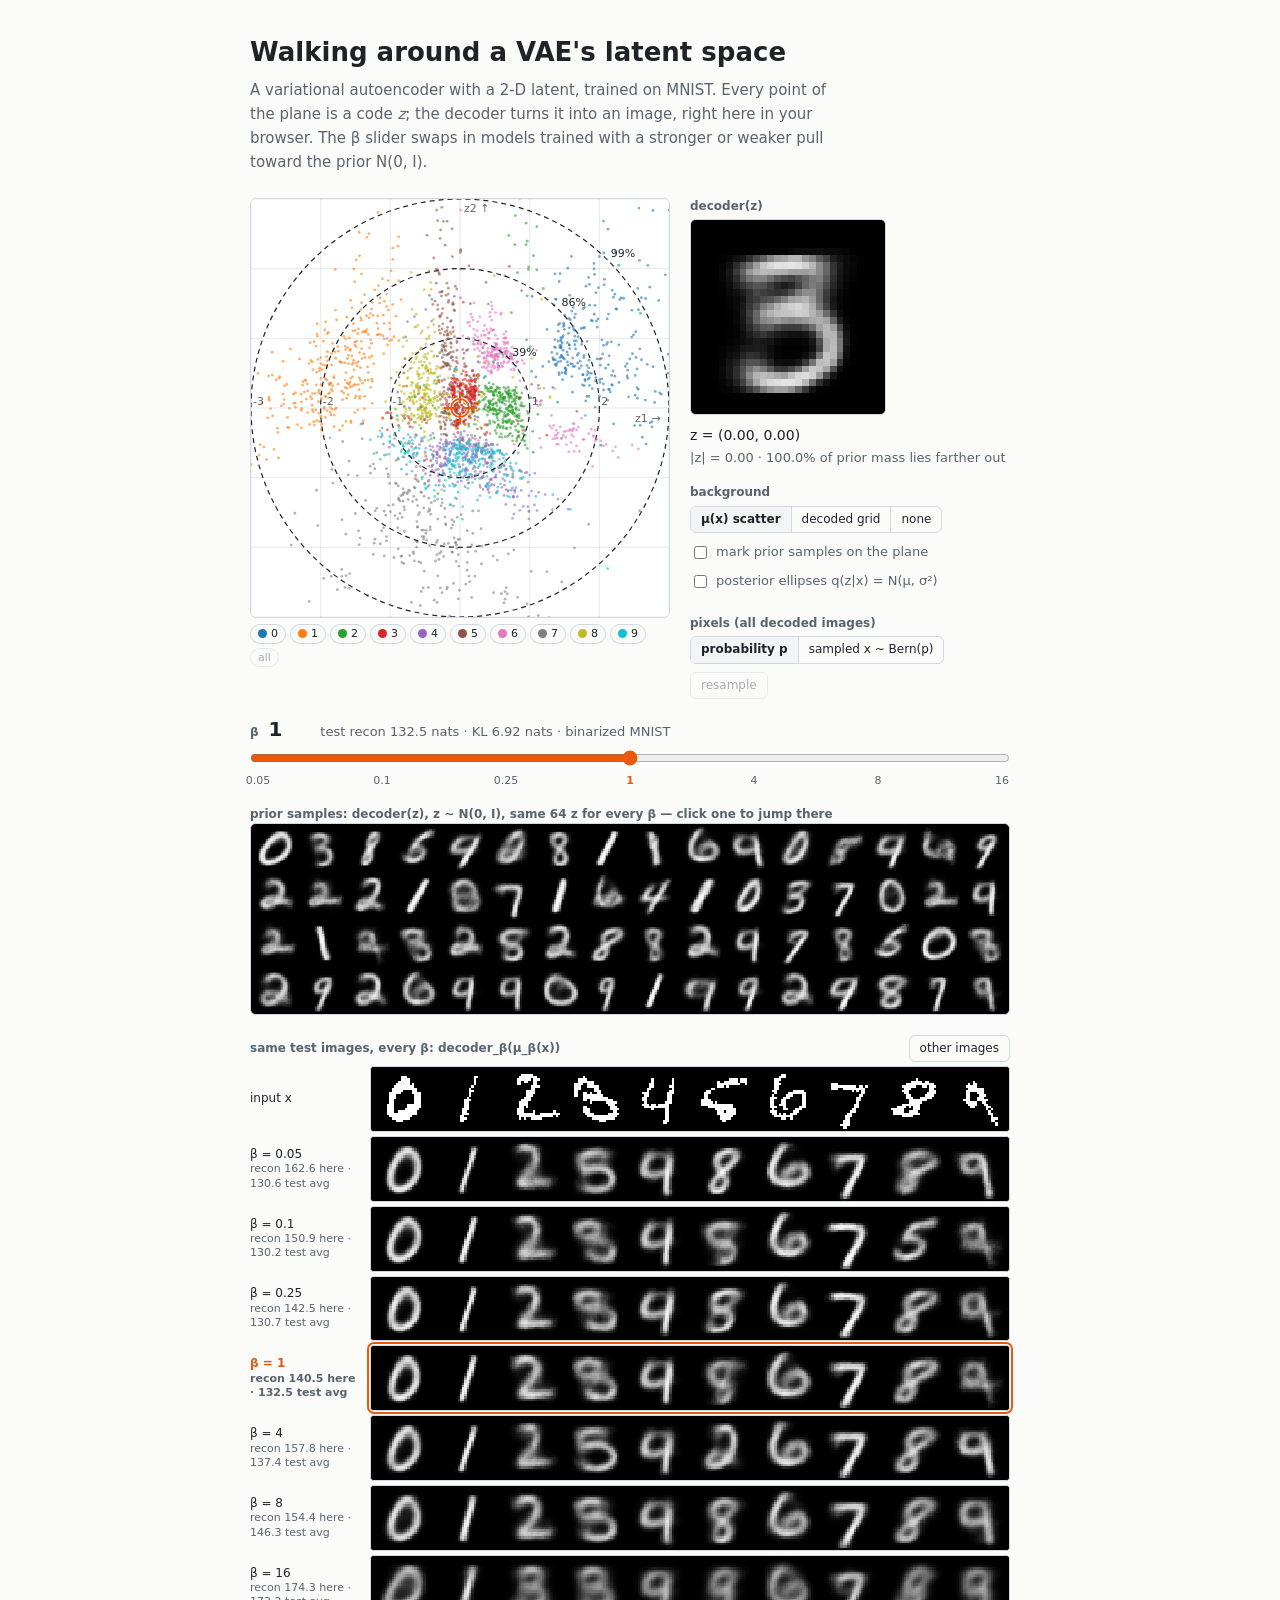
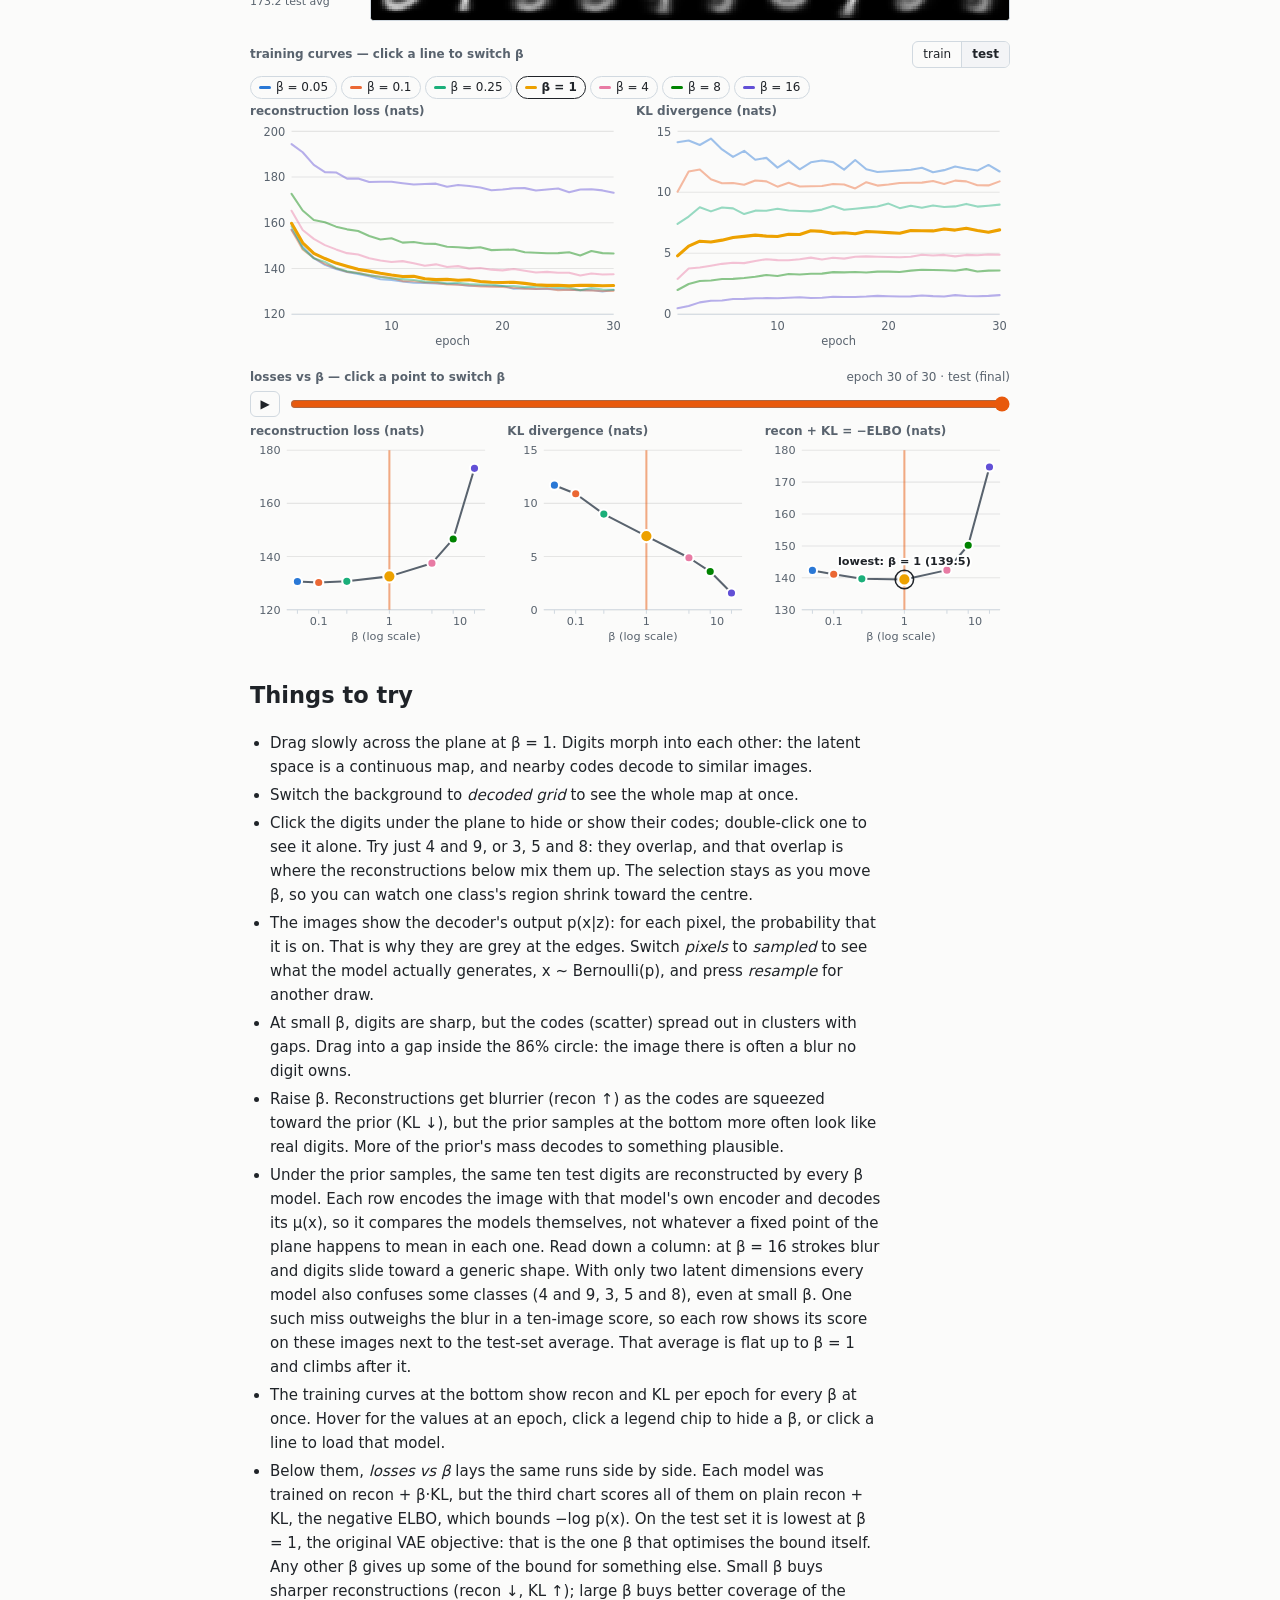
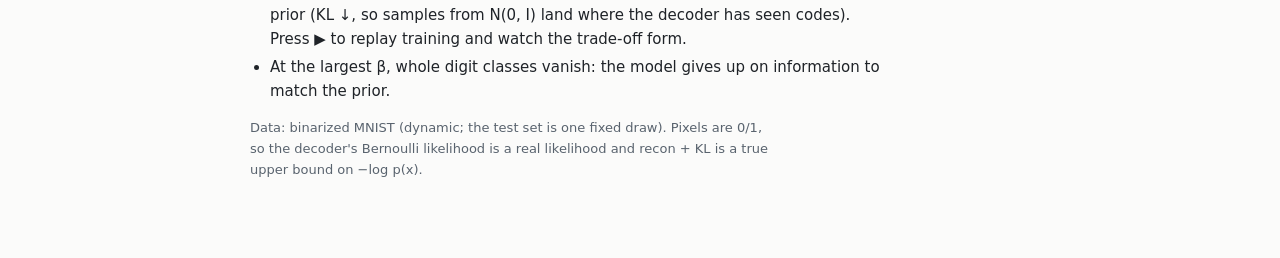
<file: docs/index.html>
<!doctype html>
<html lang="en">
<head>
<meta charset="utf-8">
<meta name="viewport" content="width=device-width, initial-scale=1">
<title>VAE Latent Pad</title>
<link rel="stylesheet" href="latent_pad.css">
<style>
  /* The widget reads JupyterLab's theme variables; define them for the standalone page. */
  :root {
    --jp-ui-font-color1: #1f2328; --jp-ui-font-color2: #59636e;
    --jp-border-color1: #d1d9e0; --jp-layout-color0: #ffffff; --jp-layout-color2: #f3f4f6;
    --page-bg: #fbfbfa;
    color-scheme: light;
  }
  @media (prefers-color-scheme: dark) {
    :root:not([data-theme="light"]) {
      --jp-ui-font-color1: #e6e6e6; --jp-ui-font-color2: #a0a6ad;
      --jp-border-color1: #3a3f45; --jp-layout-color0: #17191c; --jp-layout-color2: #2a2e33;
      --page-bg: #111214;
      color-scheme: dark;
    }
  }
  :root[data-theme="dark"] {
    --jp-ui-font-color1: #e6e6e6; --jp-ui-font-color2: #a0a6ad;
    --jp-border-color1: #3a3f45; --jp-layout-color0: #17191c; --jp-layout-color2: #2a2e33;
    --page-bg: #111214;
    color-scheme: dark;
  }
  body {
    margin: 0; background: var(--page-bg); color: var(--jp-ui-font-color1);
    font: 15px/1.6 system-ui, -apple-system, "Segoe UI", sans-serif;
  }
  main { max-width: 780px; margin: 0 auto; padding: 32px 16px 64px; }
  h1 { font-size: 26px; margin: 0 0 4px; }
  .lede { color: var(--jp-ui-font-color2); margin: 0 0 24px; max-width: 62ch; }
  ul { padding-left: 20px; max-width: 64ch; }
  li { margin: 4px 0; }
  #pad { margin: 8px 0 32px; min-height: 420px; }
  .note { color: var(--jp-ui-font-color2); font-size: 13px; max-width: 64ch; }
  code { font-size: 0.92em; }
</style>
</head>
<body>
<main>
  <h1>Walking around a VAE's latent space</h1>
  <p class="lede">A variational autoencoder with a 2-D latent, trained on MNIST. Every point
    of the plane is a code <i>z</i>; the decoder turns it into an image, right here in your browser.
    The β slider swaps in models trained with a stronger or weaker pull toward the prior N(0, I).</p>

  <div id="pad">Loading model…</div>

  <h2>Things to try</h2>
  <ul>
    <li>Drag slowly across the plane at β = 1. Digits morph into each other: the latent space is a
      continuous map, and nearby codes decode to similar images.</li>
    <li>Switch the background to <i>decoded grid</i> to see the whole map at once.</li>
    <li>Click the digits under the plane to hide or show their codes; double-click one to see it alone.
      Try just 4 and 9, or 3, 5 and 8: they overlap, and that overlap is where the reconstructions
      below mix them up. The selection stays as you move β, so you can watch one class's region shrink
      toward the centre.</li>
    <li>The images show the decoder's output p(x|z): for each pixel, the probability that it is on.
      That is why they are grey at the edges. Switch <i>pixels</i> to <i>sampled</i> to see what the
      model actually generates, x ~ Bernoulli(p), and press <i>resample</i> for another draw.</li>
    <li>At small β, digits are sharp, but the codes (scatter) spread out in clusters with gaps.
      Drag into a gap inside the 86% circle: the image there is often a blur no digit owns.</li>
    <li>Raise β. Reconstructions get blurrier (recon ↑) as the codes are squeezed toward the prior
      (KL ↓), but the prior samples at the bottom more often look like real digits. More of the
      prior's mass decodes to something plausible.</li>
    <li>Under the prior samples, the same ten test digits are reconstructed by every β model. Each
      row encodes the image with that model's own encoder and decodes its μ(x), so it compares the
      models themselves, not whatever a fixed point of the plane happens to mean in each one.
      Read down a column: at β = 16 strokes blur and digits slide toward a generic shape. With only
      two latent dimensions every model also confuses some classes (4 and 9, 3, 5 and 8), even at
      small β. One such miss outweighs the blur in a ten-image score, so each row shows its score on
      these images next to the test-set average. That average is flat up to β = 1 and climbs after it.</li>
    <li>The training curves at the bottom show recon and KL per epoch for every β at once. Hover for
      the values at an epoch, click a legend chip to hide a β, or click a line to load that model.</li>
    <li>Below them, <i>losses vs β</i> lays the same runs side by side. Each model was trained on
      recon + β·KL, but the third chart scores all of them on plain recon + KL, the negative ELBO,
      which bounds −log p(x). On the test set it is lowest at β = 1, the original VAE objective:
      that is the one β that optimises the bound itself. Any other β gives up some of the bound for
      something else. Small β buys sharper reconstructions (recon ↓, KL ↑); large β buys better
      coverage of the prior (KL ↓, so samples from N(0, I) land where the decoder has seen codes).
      Press ▶ to replay training and watch the trade-off form.</li>
    <li>At the largest β, whole digit classes vanish: the model gives up on information to match the prior.</li>
  </ul>
  <p class="note" id="data-note"></p>
</main>
<script type="module">
  import { mount, urlSource } from "./latent_pad.js";
  // what "recon" means depends on how the pixels were prepared; say so from the bundle itself
  fetch("./bundle/manifest.json").then((r) => r.json()).then((m) => {
    const binarized = m.binarize && m.binarize !== "none";
    document.getElementById("data-note").textContent = binarized
      ? "Data: binarized MNIST (" + m.binarize + "; the test set is one fixed draw). Pixels are 0/1, so the " +
        "decoder's Bernoulli likelihood is a real likelihood and recon + KL is a true upper bound on −log p(x)."
      : "Data: grayscale MNIST. Pixels lie in [0, 1] rather than {0, 1}, so recon carries a constant floor " +
        "(the pixels' own entropy) and recon + KL is not strictly a bound on −log p(x). The floor is the same " +
        "for every β, so comparing β's against each other still holds.";
  }).catch(() => {});
  const el = document.getElementById("pad");
  mount(el, urlSource("./bundle/"), { beta: 1 }).catch((err) => {
    el.textContent = "Could not load the model: " + err.message;
  });
</script>
</body>
</html>
</file>
<file: docs/latent_pad.css>
.lp-root {
  --lp-fg: var(--jp-ui-font-color1, #1f2328);
  --lp-muted-fg: var(--jp-ui-font-color2, #59636e);
  --lp-border: var(--jp-border-color1, #d1d9e0);
  --lp-pad-bg: var(--jp-layout-color0, #ffffff);
  --lp-surface: var(--jp-layout-color2, #f3f4f6);
  --lp-grid: rgba(127, 127, 127, 0.18);
  --lp-accent: #e8590c;
  color: var(--lp-fg);
  font: 13px/1.45 system-ui, -apple-system, "Segoe UI", sans-serif;
  max-width: 760px;
  box-sizing: border-box;
}
.lp-root *, .lp-root *::before, .lp-root *::after { box-sizing: border-box; }

.lp-main { display: flex; gap: 20px; flex-wrap: wrap; align-items: flex-start; }
.lp-left { flex: 1 1 320px; max-width: 440px; min-width: 0; }
.lp-right { flex: 1 1 220px; display: flex; flex-direction: column; gap: 4px; min-width: 0; }

.lp-pad {
  display: block; width: 100%; aspect-ratio: 1; touch-action: none; cursor: crosshair;
  border: 1px solid var(--lp-border); border-radius: 6px; background: var(--lp-pad-bg);
}
.lp-pad:focus-visible { outline: 2px solid var(--lp-accent); outline-offset: 2px; }

.lp-out {
  width: 196px; height: 196px; image-rendering: pixelated; background: #000;
  border-radius: 6px; border: 1px solid var(--lp-border);
}
.lp-prior {
  display: block; width: 100%; image-rendering: pixelated; background: #000;
  border-radius: 6px; border: 1px solid var(--lp-border); cursor: pointer;
}

.lp-label { font-size: 12px; font-weight: 600; color: var(--lp-muted-fg); }
.lp-gap { margin-top: 12px; }
.lp-muted { color: var(--lp-muted-fg); }
.lp-z { font-variant-numeric: tabular-nums; font-size: 14px; margin-top: 6px; }

.lp-legend { display: flex; flex-wrap: wrap; gap: 4px; margin-top: 6px; }
.lp-legend button {
  display: inline-flex; align-items: center; gap: 4px; font: inherit; font-size: 11px; padding: 1px 7px;
  border: 1px solid var(--lp-border); border-radius: 999px; background: transparent; color: var(--lp-fg);
  cursor: pointer; font-variant-numeric: tabular-nums; user-select: none;
}
.lp-legend button:hover:not(:disabled) { background: var(--lp-surface); }
.lp-legend button.lp-off { color: var(--lp-muted-fg); text-decoration: line-through; }
.lp-legend button.lp-off i { opacity: 0.2; }
.lp-legend .lp-legend-all:disabled { color: var(--lp-muted-fg); opacity: 0.5; cursor: default; }
.lp-legend i { display: inline-block; width: 9px; height: 9px; border-radius: 50%; }

.lp-seg { display: inline-flex; border: 1px solid var(--lp-border); border-radius: 6px; overflow: hidden; align-self: flex-start; }
.lp-seg button {
  font: inherit; font-size: 12px; padding: 4px 10px; border: 0; background: transparent;
  color: var(--lp-fg); cursor: pointer;
}
.lp-seg button + button { border-left: 1px solid var(--lp-border); }
.lp-seg button.lp-on { background: var(--lp-surface); font-weight: 600; }
.lp-row { display: flex; align-items: center; gap: 8px; flex-wrap: wrap; }
.lp-btn {
  font: inherit; font-size: 12px; padding: 4px 10px; border: 1px solid var(--lp-border); border-radius: 6px;
  background: transparent; color: var(--lp-fg); cursor: pointer;
}
.lp-btn:hover:not(:disabled) { background: var(--lp-surface); }
.lp-btn:disabled { color: var(--lp-muted-fg); opacity: 0.5; cursor: default; }
.lp-check { display: flex; align-items: center; gap: 6px; margin-top: 6px; color: var(--lp-muted-fg); cursor: pointer; }
.lp-check:has(input:disabled) { opacity: 0.5; cursor: default; }
.lp-sigma { white-space: pre-line; margin-top: 4px; font-size: 12px; }

.lp-beta { margin-top: 16px; }
.lp-beta-head { display: flex; align-items: baseline; gap: 10px; flex-wrap: wrap; }
.lp-beta-value { font-size: 20px; font-weight: 600; font-variant-numeric: tabular-nums; min-width: 3ch; }
.lp-slider { width: 100%; margin: 6px 0 0; accent-color: var(--lp-accent); }
.lp-ticks { position: relative; height: 22px; margin: 0 8px; }
.lp-ticks button {
  position: absolute; transform: translateX(-50%); font: inherit; font-size: 11px; padding: 1px 3px;
  border: 0; background: none; color: var(--lp-muted-fg); cursor: pointer; font-variant-numeric: tabular-nums;
}
.lp-ticks button.lp-on { color: var(--lp-accent); font-weight: 700; }

.lp-recon { margin-top: 20px; }
.lp-recon-row { display: grid; grid-template-columns: 112px minmax(0, 1fr); align-items: center; gap: 8px; margin-top: 4px; }
.lp-recon-img {
  display: block; width: 100%; image-rendering: pixelated; background: #000;
  border-radius: 4px; border: 1px solid var(--lp-border);
}
.lp-recon-label {
  display: flex; flex-direction: column; align-items: flex-start; font: inherit; font-size: 12px; line-height: 1.3;
  padding: 0; border: 0; background: none; color: var(--lp-fg); text-align: left; cursor: pointer;
  font-variant-numeric: tabular-nums;
}
span.lp-recon-label { cursor: default; }
.lp-recon-label span { font-size: 11px; }
.lp-recon-row.lp-on .lp-recon-label { color: var(--lp-accent); font-weight: 700; }
.lp-recon-row.lp-on .lp-recon-img { outline: 2px solid var(--lp-accent); outline-offset: 1px; }

.lp-curves { position: relative; margin-top: 20px; }
.lp-curves-head { display: flex; align-items: center; justify-content: space-between; gap: 10px; flex-wrap: wrap; }
.lp-curve-legend { display: flex; flex-wrap: wrap; gap: 4px; margin: 8px 0 4px; }
.lp-curve-legend button {
  display: inline-flex; align-items: center; gap: 5px; font: inherit; font-size: 12px; padding: 2px 8px;
  border: 1px solid var(--lp-border); border-radius: 999px; background: transparent; color: var(--lp-fg);
  cursor: pointer; font-variant-numeric: tabular-nums;
}
.lp-curve-legend button.lp-on { font-weight: 700; border-color: var(--lp-fg); }
.lp-curve-legend button.lp-off { color: var(--lp-muted-fg); text-decoration: line-through; }
.lp-curve-legend button.lp-off i { opacity: 0.25; }
.lp-curve-legend i, .lp-tip i { display: inline-block; width: 12px; height: 3px; border-radius: 2px; }
.lp-charts { display: flex; flex-wrap: wrap; gap: 12px; }
.lp-fig { flex: 1 1 280px; margin: 0; min-width: 0; }
.lp-chart { display: block; width: 100%; height: auto; cursor: crosshair; touch-action: pan-y; }
.lp-chart text { fill: var(--lp-muted-fg); font-size: 11px; font-variant-numeric: tabular-nums; }
.lp-chart .lp-grid { stroke: var(--lp-grid); stroke-width: 1; }
.lp-chart .lp-axis { stroke: var(--lp-border); stroke-width: 1; }
.lp-chart .lp-cross { stroke: var(--lp-muted-fg); stroke-width: 1; stroke-dasharray: 3 3; }
.lp-chart .lp-dot { stroke: var(--lp-pad-bg); stroke-width: 2; }
.lp-fig-sm { flex: 1 1 200px; max-width: 380px; }
.lp-bhead { margin-top: 20px; }
.lp-bcap { font-size: 12px; font-variant-numeric: tabular-nums; }
.lp-bctl { display: flex; align-items: center; gap: 10px; margin: 4px 0 6px; }
.lp-bctl .lp-slider { margin: 0; }
.lp-play {
  flex: none; width: 30px; height: 26px; font: inherit; font-size: 12px; line-height: 1; padding: 0;
  border: 1px solid var(--lp-border); border-radius: 6px; background: transparent; color: var(--lp-fg); cursor: pointer;
}
.lp-play:hover { background: var(--lp-surface); }
.lp-chart .lp-bline { stroke: var(--lp-muted-fg); stroke-width: 2; stroke-linejoin: round; }
.lp-chart .lp-ghost { stroke: var(--lp-muted-fg); stroke-width: 1.5; stroke-dasharray: 4 3; opacity: 0.6; }
.lp-chart .lp-best { fill: none; stroke: var(--lp-fg); stroke-width: 1.5; }
.lp-chart text.lp-best-label {
  fill: var(--lp-fg); font-weight: 600; stroke: var(--lp-pad-bg); stroke-width: 4px; paint-order: stroke;
}
.lp-chart .lp-curmark { stroke: var(--lp-accent); stroke-width: 2; opacity: 0.5; }
.lp-tip {
  display: none; position: absolute; z-index: 2; pointer-events: none; padding: 6px 8px;
  background: var(--lp-pad-bg); border: 1px solid var(--lp-border); border-radius: 6px;
  box-shadow: 0 2px 8px rgba(0, 0, 0, 0.15); font-size: 12px; white-space: nowrap;
}
.lp-tip table { border-collapse: collapse; margin-top: 2px; }
.lp-tip th { font-weight: 600; color: var(--lp-muted-fg); text-align: right; padding: 0 0 0 10px; }
.lp-tip td { padding: 1px 0 1px 10px; text-align: right; font-weight: 600; font-variant-numeric: tabular-nums; }
.lp-tip td:first-child { padding-left: 0; text-align: left; font-weight: 400; color: var(--lp-muted-fg); }
.lp-tip td:first-child i { margin-right: 6px; vertical-align: middle; }
.lp-tip tr.lp-on td:first-child { color: var(--lp-fg); font-weight: 700; }

.lp-status { color: #c92a2a; font-size: 12px; min-height: 0; }
.lp-status:empty { display: none; }
</file>
